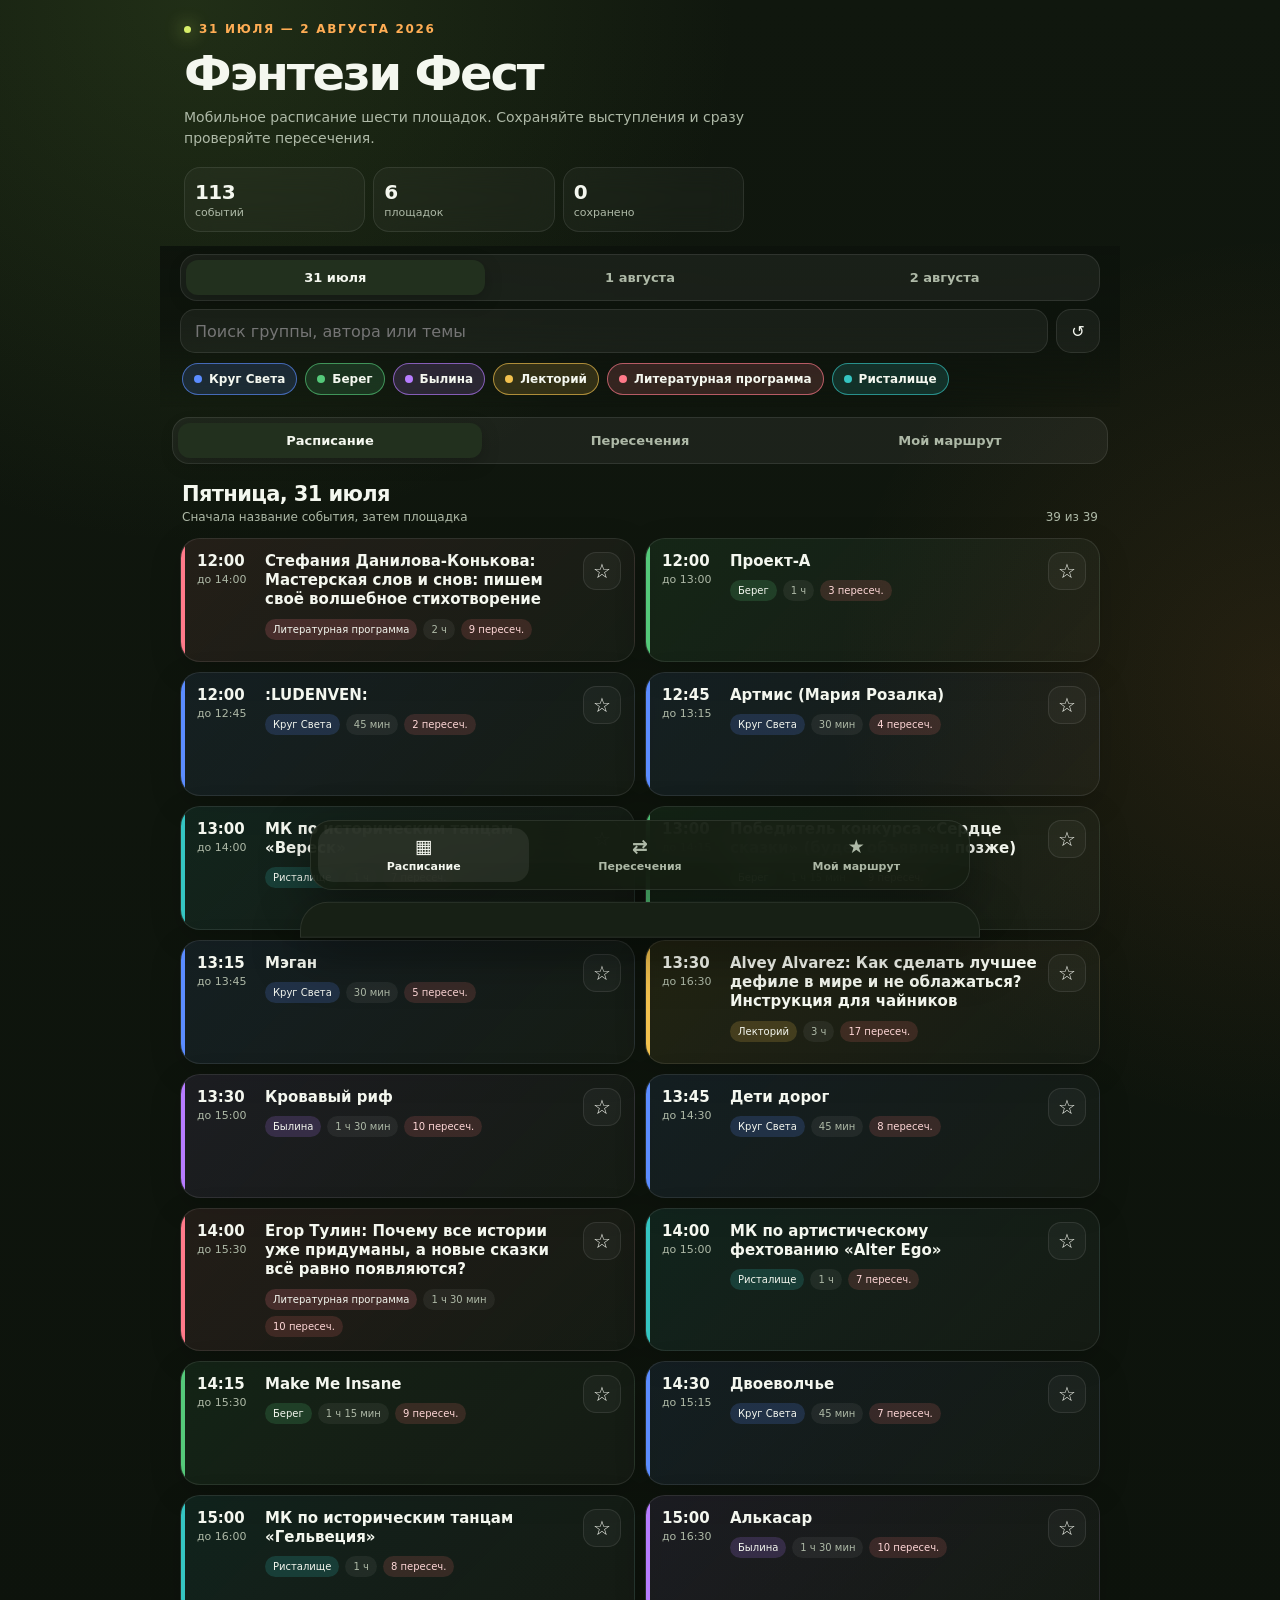
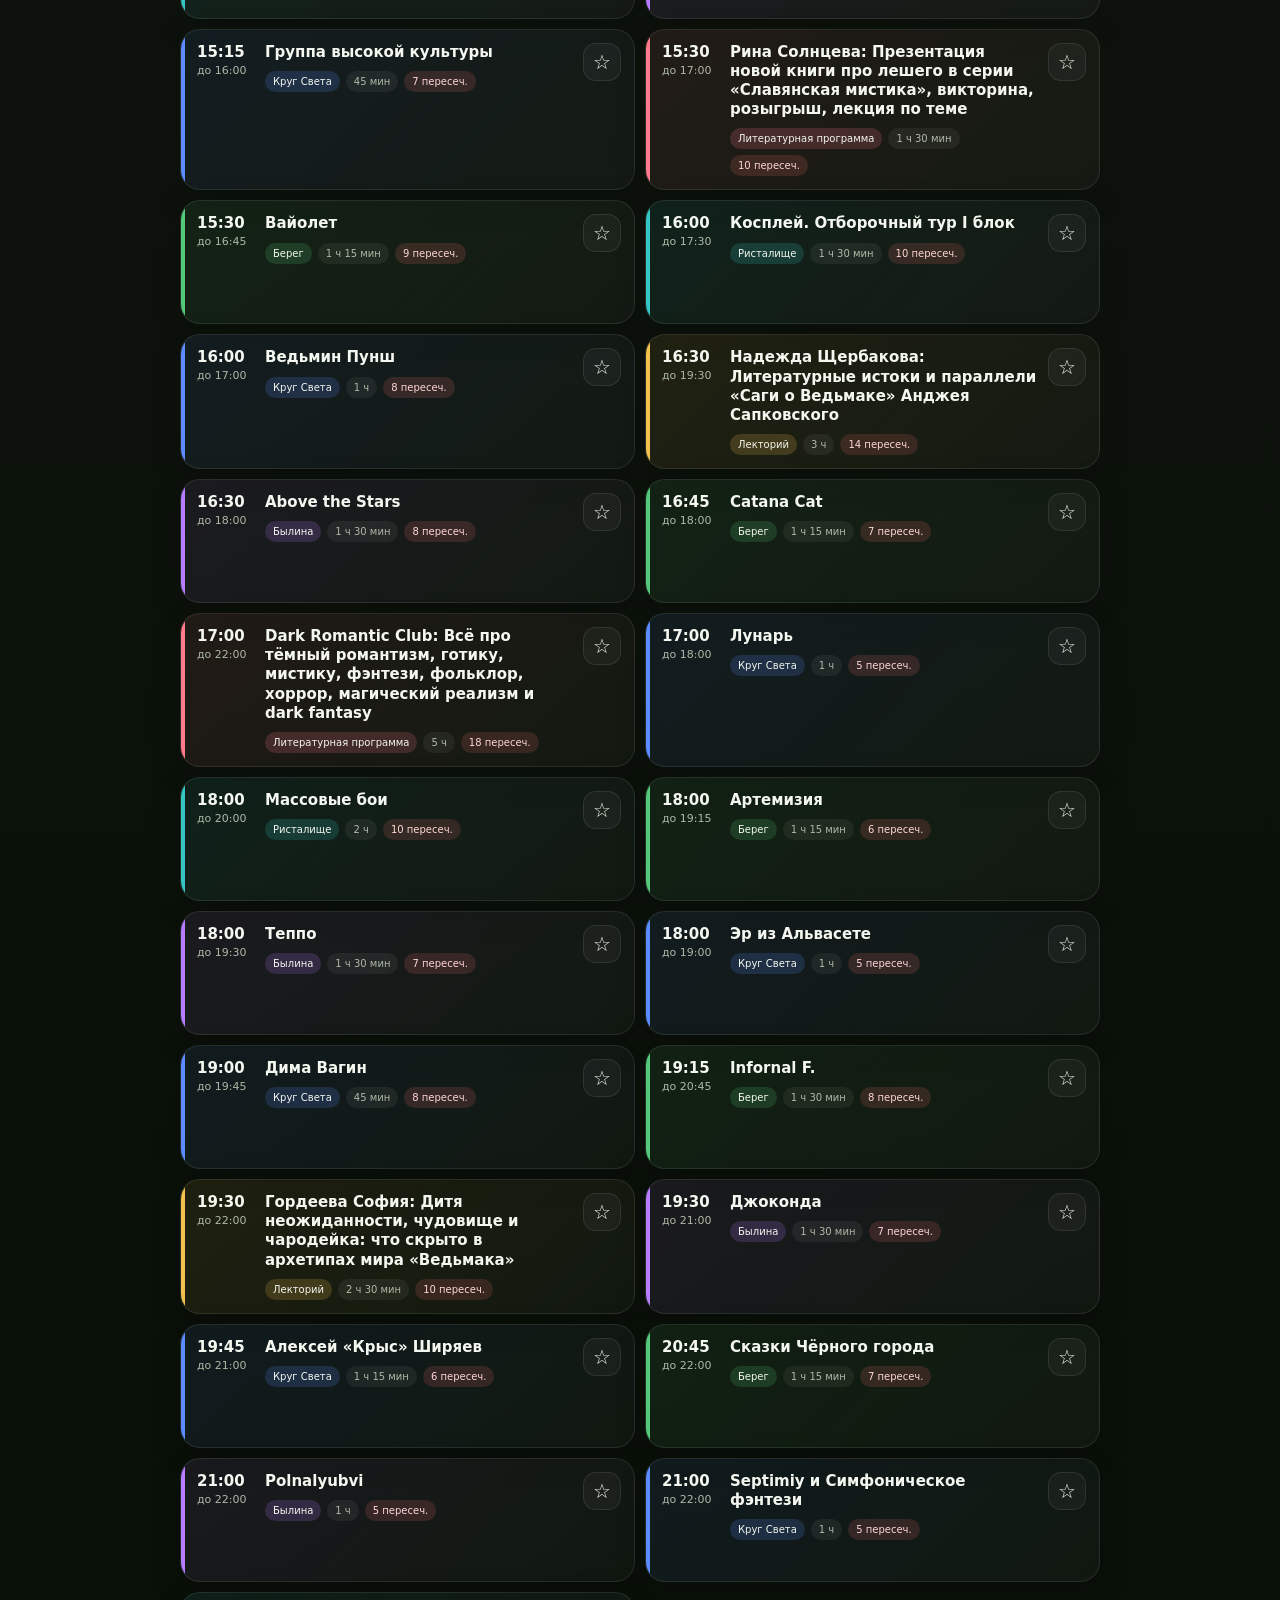
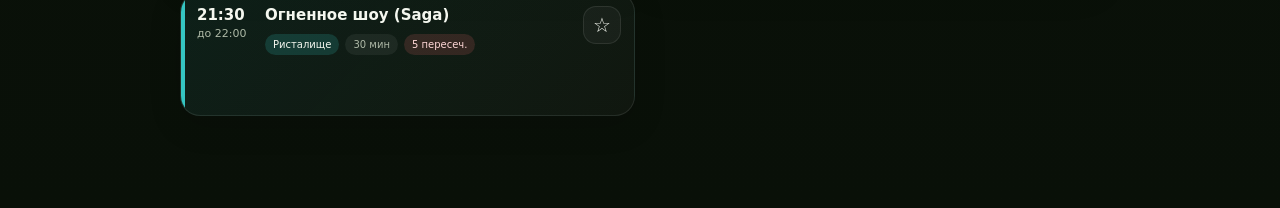
<file: Фэнтези_Фест_2026_мобильное_расписание.html>
<!doctype html>
<html lang="ru">
<head>
  <meta charset="utf-8">
  <meta name="viewport" content="width=device-width,initial-scale=1,viewport-fit=cover">
  <meta name="theme-color" content="#10170e">
  <title>Фэнтези Фест 2026 — расписание</title>
  <style>
    :root{
      color-scheme:dark;
      --bg:#0d130c;
      --surface:#141d12;
      --surface-2:#1a2517;
      --surface-3:#22301e;
      --text:#f4f7ef;
      --muted:#aeb9a7;
      --line:rgba(255,255,255,.09);
      --accent:#d7ef69;
      --danger:#ff7070;
      --shadow:0 16px 50px rgba(0,0,0,.36);
      --radius:20px;
    }
    *{box-sizing:border-box}
    html{scroll-behavior:smooth}
    body{
      margin:0;
      min-height:100vh;
      font-family:Inter,ui-sans-serif,system-ui,-apple-system,BlinkMacSystemFont,"Segoe UI",sans-serif;
      background:
        radial-gradient(circle at 15% 0%,rgba(92,130,53,.22),transparent 34rem),
        radial-gradient(circle at 100% 20%,rgba(231,126,48,.10),transparent 28rem),
        linear-gradient(180deg,#10170e 0%,var(--bg) 48%,#091008 100%);
      color:var(--text);
      -webkit-tap-highlight-color:transparent;
    }
    body::before{
      content:"";
      position:fixed;inset:0;pointer-events:none;opacity:.19;
      background-image:
        linear-gradient(135deg,rgba(255,255,255,.035) 25%,transparent 25%),
        linear-gradient(225deg,rgba(255,255,255,.025) 25%,transparent 25%);
      background-size:28px 28px;
      background-position:0 0,14px 14px;
      mask-image:linear-gradient(to bottom,black,transparent 72%);
    }
    button,input{font:inherit}
    button{color:inherit}
    .app{width:min(100%,960px);margin:0 auto;padding-bottom:calc(92px + env(safe-area-inset-bottom))}
    .hero{
      position:relative;
      padding:calc(22px + env(safe-area-inset-top)) 18px 14px;
      overflow:hidden;
    }
    .eyebrow{
      display:flex;align-items:center;gap:8px;
      color:#ffad54;font-size:12px;font-weight:800;letter-spacing:.14em;text-transform:uppercase;
    }
    .eyebrow::before{content:"";width:7px;height:7px;border-radius:50%;background:var(--accent);box-shadow:0 0 18px var(--accent)}
    h1{font-size:clamp(30px,8vw,48px);line-height:.98;margin:14px 0 10px;letter-spacing:-.045em}
    .hero p{margin:0;color:var(--muted);font-size:14px;line-height:1.5;max-width:650px}
    .summary-row{
      display:grid;grid-template-columns:repeat(3,1fr);gap:8px;margin-top:18px;
    }
    .summary-card{
      padding:12px 10px;border:1px solid var(--line);border-radius:16px;
      background:rgba(255,255,255,.035);backdrop-filter:blur(14px);
    }
    .summary-card strong{display:block;font-size:20px;letter-spacing:-.03em}
    .summary-card span{display:block;color:var(--muted);font-size:11px;margin-top:2px}
    .control-shell{
      position:sticky;top:0;z-index:20;
      padding:8px 12px 10px;
      background:linear-gradient(to bottom,rgba(13,19,12,.97),rgba(13,19,12,.88),transparent);
      backdrop-filter:blur(20px);
    }
    .day-tabs,.view-tabs{
      display:grid;grid-template-columns:repeat(3,1fr);gap:6px;
      padding:5px;border-radius:17px;background:rgba(255,255,255,.055);border:1px solid var(--line);
    }
    .day-tab,.view-tab{
      border:0;background:transparent;padding:10px 6px;border-radius:12px;
      color:var(--muted);font-weight:750;font-size:13px;cursor:pointer;
    }
    .day-tab.active,.view-tab.active{background:var(--surface-3);color:var(--text);box-shadow:0 5px 18px rgba(0,0,0,.22)}
    .tools{display:flex;gap:8px;margin-top:8px}
    .search{
      min-width:0;flex:1;height:44px;padding:0 14px;border-radius:15px;
      background:rgba(255,255,255,.05);border:1px solid var(--line);color:var(--text);outline:none;
    }
    .search:focus{border-color:rgba(215,239,105,.6);box-shadow:0 0 0 3px rgba(215,239,105,.10)}
    .icon-btn{
      width:44px;height:44px;display:grid;place-items:center;flex:0 0 auto;
      border:1px solid var(--line);border-radius:15px;background:rgba(255,255,255,.05);cursor:pointer;
    }
    .venue-scroller{
      display:flex;gap:8px;overflow-x:auto;padding:10px 2px 2px;scrollbar-width:none;
    }
    .venue-scroller::-webkit-scrollbar{display:none}
    .venue-chip{
      white-space:nowrap;border:1px solid var(--line);border-radius:999px;padding:8px 11px;
      background:rgba(255,255,255,.035);color:var(--muted);font-size:12px;font-weight:750;cursor:pointer;
      display:flex;align-items:center;gap:7px;
    }
    .venue-chip .dot{width:8px;height:8px;border-radius:50%;background:var(--venue)}
    .venue-chip.active{color:var(--text);border-color:color-mix(in srgb,var(--venue),transparent 35%);background:color-mix(in srgb,var(--venue),transparent 84%)}
    .view-tabs{margin:10px 12px 0;grid-template-columns:repeat(3,1fr)}
    main{padding:14px 12px 0}
    .section-head{
      display:flex;align-items:flex-end;justify-content:space-between;gap:12px;margin:4px 2px 14px;
    }
    .section-head h2{margin:0;font-size:21px;letter-spacing:-.03em}
    .section-head p{margin:4px 0 0;color:var(--muted);font-size:12px}
    .counter{font-size:12px;color:var(--muted);white-space:nowrap}
    .timeline{display:flex;flex-direction:column;gap:10px}
    .event-card{
      --venue:#7f8;
      position:relative;display:grid;grid-template-columns:62px minmax(0,1fr) 40px;gap:11px;
      border:1px solid var(--line);border-radius:var(--radius);padding:13px 11px;
      background:linear-gradient(135deg,color-mix(in srgb,var(--venue),transparent 91%),rgba(255,255,255,.032));
      box-shadow:0 9px 32px rgba(0,0,0,.16);overflow:hidden;cursor:pointer;
    }
    .event-card::before{content:"";position:absolute;inset:0 auto 0 0;width:4px;background:var(--venue)}
    .event-card.has-conflict{border-color:rgba(255,112,112,.65);box-shadow:0 0 0 2px rgba(255,112,112,.10),0 9px 32px rgba(0,0,0,.16)}
    .event-time{padding-left:5px}
    .event-time strong{display:block;font-size:15px}
    .event-time span{display:block;color:var(--muted);font-size:11px;margin-top:3px}
    .event-title{font-weight:800;font-size:15px;line-height:1.28;overflow-wrap:anywhere}
    .event-meta{display:flex;flex-wrap:wrap;gap:6px;margin-top:9px}
    .badge{
      display:inline-flex;align-items:center;gap:6px;max-width:100%;
      border-radius:999px;padding:5px 8px;background:rgba(255,255,255,.06);font-size:10px;color:var(--muted);
    }
    .badge.venue{color:var(--text);background:color-mix(in srgb,var(--venue),transparent 82%)}
    .badge.conflict{color:#ffd7d7;background:rgba(255,112,112,.15)}
    .save-btn{
      align-self:start;width:38px;height:38px;border-radius:13px;border:1px solid var(--line);
      background:rgba(255,255,255,.04);display:grid;place-items:center;cursor:pointer;font-size:20px;
    }
    .save-btn.saved{background:rgba(215,239,105,.16);border-color:rgba(215,239,105,.42);color:var(--accent)}
    .empty{
      padding:32px 18px;border:1px dashed rgba(255,255,255,.14);border-radius:22px;text-align:center;color:var(--muted);
      background:rgba(255,255,255,.025);
    }
    .overlap-block{
      border:1px solid var(--line);border-radius:22px;padding:14px;margin-bottom:12px;background:rgba(255,255,255,.03);
    }
    .overlap-head{display:flex;align-items:center;justify-content:space-between;gap:12px;margin-bottom:10px}
    .overlap-time{font-size:17px;font-weight:850}
    .overlap-count{font-size:11px;color:#ffd7d7;padding:6px 9px;border-radius:999px;background:rgba(255,112,112,.14)}
    .overlap-events{display:flex;flex-direction:column;gap:8px}
    .overlap-mini{
      display:grid;grid-template-columns:8px minmax(0,1fr);gap:10px;align-items:start;
      padding:10px;border-radius:15px;background:rgba(255,255,255,.035);
    }
    .overlap-mini .bar{height:100%;min-height:36px;border-radius:99px;background:var(--venue)}
    .overlap-mini strong{display:block;font-size:13px;line-height:1.3}
    .overlap-mini span{display:block;color:var(--muted);font-size:11px;margin-top:4px}
    .saved-actions{display:flex;gap:8px;margin:0 0 14px}
    .primary-btn,.secondary-btn{
      border:0;border-radius:15px;padding:11px 14px;font-weight:800;cursor:pointer;
    }
    .primary-btn{background:var(--accent);color:#18200e}
    .secondary-btn{background:rgba(255,255,255,.06);color:var(--text);border:1px solid var(--line)}
    .bottom-nav{
      position:fixed;z-index:30;left:50%;bottom:max(10px,env(safe-area-inset-bottom));
      transform:translateX(-50%);width:min(calc(100% - 20px),660px);
      border:1px solid var(--line);border-radius:22px;padding:7px;
      background:rgba(21,30,18,.91);backdrop-filter:blur(22px);box-shadow:var(--shadow);
      display:grid;grid-template-columns:repeat(3,1fr);gap:5px;
    }
    .bottom-nav button{
      border:0;border-radius:15px;background:transparent;color:var(--muted);padding:9px 6px;font-size:11px;font-weight:800;cursor:pointer;
    }
    .bottom-nav button span{display:block;font-size:19px;line-height:1;margin-bottom:4px}
    .bottom-nav button.active{background:rgba(255,255,255,.075);color:var(--text)}
    .sheet-backdrop{
      position:fixed;inset:0;z-index:50;background:rgba(0,0,0,.62);opacity:0;pointer-events:none;transition:.2s;
    }
    .sheet{
      position:fixed;z-index:51;left:50%;bottom:0;transform:translate(-50%,105%);
      width:min(100%,680px);border-radius:28px 28px 0 0;padding:10px 18px calc(24px + env(safe-area-inset-bottom));
      background:#172015;border:1px solid var(--line);box-shadow:var(--shadow);transition:.24s ease;
    }
    .sheet.open{transform:translate(-50%,0)}
    .sheet-backdrop.open{opacity:1;pointer-events:auto}
    .grabber{width:42px;height:5px;border-radius:99px;background:rgba(255,255,255,.2);margin:0 auto 18px}
    .sheet-label{display:inline-block;font-size:11px;font-weight:800;border-radius:999px;padding:6px 9px;margin-bottom:12px}
    .sheet h3{margin:0;font-size:23px;line-height:1.16;letter-spacing:-.035em}
    .sheet-info{display:grid;grid-template-columns:1fr 1fr;gap:8px;margin:18px 0}
    .sheet-info div{padding:11px;border-radius:15px;background:rgba(255,255,255,.045)}
    .sheet-info span{display:block;color:var(--muted);font-size:10px}
    .sheet-info strong{display:block;margin-top:4px;font-size:13px}
    .sheet .primary-btn{width:100%}
    .toast{
      position:fixed;z-index:80;left:50%;bottom:100px;transform:translate(-50%,16px);
      opacity:0;pointer-events:none;padding:10px 14px;border-radius:14px;background:#edf6dd;color:#16200f;
      font-size:12px;font-weight:800;transition:.2s;box-shadow:var(--shadow);white-space:nowrap;
    }
    .toast.show{opacity:1;transform:translate(-50%,0)}
    @media (min-width:760px){
      .hero{padding-left:24px;padding-right:24px}
      .control-shell{padding-left:20px;padding-right:20px}
      main{padding-left:20px;padding-right:20px}
      .timeline{display:grid;grid-template-columns:1fr 1fr}
      .event-card{min-height:124px}
      .overlap-events{display:grid;grid-template-columns:1fr 1fr}
      .summary-row{width:560px}
    }
    @media (prefers-reduced-motion:reduce){*{scroll-behavior:auto!important;transition:none!important}}
  </style>
</head>
<body>
<div class="app">
  <header class="hero">
    <div class="eyebrow">31 июля — 2 августа 2026</div>
    <h1>Фэнтези Фест</h1>
    <p>Мобильное расписание шести площадок. Сохраняйте выступления и сразу проверяйте пересечения.</p>
    <div class="summary-row">
      <div class="summary-card"><strong id="totalStat">113</strong><span>событий</span></div>
      <div class="summary-card"><strong>6</strong><span>площадок</span></div>
      <div class="summary-card"><strong id="savedStat">0</strong><span>сохранено</span></div>
    </div>
  </header>

  <section class="control-shell">
    <div class="day-tabs" id="dayTabs"></div>
    <div class="tools">
      <input class="search" id="searchInput" type="search" placeholder="Поиск группы, автора или темы">
      <button class="icon-btn" id="clearBtn" aria-label="Сбросить фильтры" title="Сбросить фильтры">↺</button>
    </div>
    <div class="venue-scroller" id="venueFilters"></div>
  </section>

  <div class="view-tabs" id="viewTabs">
    <button class="view-tab active" data-view="schedule">Расписание</button>
    <button class="view-tab" data-view="overlaps">Пересечения</button>
    <button class="view-tab" data-view="saved">Мой маршрут</button>
  </div>

  <main id="main"></main>
</div>

<nav class="bottom-nav">
  <button class="active" data-view="schedule"><span>▦</span>Расписание</button>
  <button data-view="overlaps"><span>⇄</span>Пересечения</button>
  <button data-view="saved"><span>★</span>Мой маршрут</button>
</nav>

<div class="sheet-backdrop" id="sheetBackdrop"></div>
<aside class="sheet" id="sheet" aria-modal="true" role="dialog"></aside>
<div class="toast" id="toast"></div>

<script>
const EVENTS = [{"id":"b6db0342-043b-5fc3-8331-0cb749749018@fantasyfest2026.local","title":"Стефания Данилова-Конькова: Мастерская слов и снов: пишем своё волшебное стихотворение","venue":"Литературная программа","start":"2026-07-31T12:00:00","end":"2026-07-31T14:00:00","day":"2026-07-31"},{"id":"1e24604b-9444-5dd5-8cb9-94bca24ebd71@fantasyfest2026.local","title":"Проект-А","venue":"Сцена «Берег»","start":"2026-07-31T12:00:00","end":"2026-07-31T13:00:00","day":"2026-07-31"},{"id":"d4bb5604-2397-5e76-b3ca-fc84f3f48de8@fantasyfest2026.local","title":":LUDENVEN:","venue":"Сцена «Круг Света»","start":"2026-07-31T12:00:00","end":"2026-07-31T12:45:00","day":"2026-07-31"},{"id":"d96ee63c-1cb6-525f-b7fb-baa56e3a7240@fantasyfest2026.local","title":"Артмис (Мария Розалка)","venue":"Сцена «Круг Света»","start":"2026-07-31T12:45:00","end":"2026-07-31T13:15:00","day":"2026-07-31"},{"id":"fa4022ec-2303-58b0-becc-c59de49ad0fd@fantasyfest2026.local","title":"МК по историческим танцам «Вереск»","venue":"Ристалище","start":"2026-07-31T13:00:00","end":"2026-07-31T14:00:00","day":"2026-07-31"},{"id":"1eb7d21e-2e36-55f4-a4cc-1eb3eb5d9140@fantasyfest2026.local","title":"Победитель конкурса «Сердце сказки» (будет объявлен позже)","venue":"Сцена «Берег»","start":"2026-07-31T13:00:00","end":"2026-07-31T14:15:00","day":"2026-07-31"},{"id":"c9aa5d85-9886-5ad0-a63a-9e71f200728f@fantasyfest2026.local","title":"Мэган","venue":"Сцена «Круг Света»","start":"2026-07-31T13:15:00","end":"2026-07-31T13:45:00","day":"2026-07-31"},{"id":"8bea802b-30ee-5e94-b5ec-f56e26e3e774@fantasyfest2026.local","title":"Alvey Alvarez: Как сделать лучшее дефиле в мире и не облажаться? Инструкция для чайников","venue":"Лекторий","start":"2026-07-31T13:30:00","end":"2026-07-31T16:30:00","day":"2026-07-31"},{"id":"f0d754c6-3372-585b-a70b-becd1ae2e48a@fantasyfest2026.local","title":"Кровавый риф","venue":"Сцена «Былина»","start":"2026-07-31T13:30:00","end":"2026-07-31T15:00:00","day":"2026-07-31"},{"id":"706c193c-4c16-5a75-9d57-204d934e47aa@fantasyfest2026.local","title":"Дети дорог","venue":"Сцена «Круг Света»","start":"2026-07-31T13:45:00","end":"2026-07-31T14:30:00","day":"2026-07-31"},{"id":"1b865ddf-7aac-5f16-9ccd-26a3d9362d51@fantasyfest2026.local","title":"Егор Тулин: Почему все истории уже придуманы, а новые сказки всё равно появляются?","venue":"Литературная программа","start":"2026-07-31T14:00:00","end":"2026-07-31T15:30:00","day":"2026-07-31"},{"id":"0b5d13f6-569e-51fc-b796-976481f05f94@fantasyfest2026.local","title":"МК по артистическому фехтованию «Alter Ego»","venue":"Ристалище","start":"2026-07-31T14:00:00","end":"2026-07-31T15:00:00","day":"2026-07-31"},{"id":"5d63868f-4daf-5b20-b4ee-84ec373afa23@fantasyfest2026.local","title":"Make Me Insane","venue":"Сцена «Берег»","start":"2026-07-31T14:15:00","end":"2026-07-31T15:30:00","day":"2026-07-31"},{"id":"04371ab7-9414-5cf5-8289-ed90dd2393c2@fantasyfest2026.local","title":"Двоеволчье","venue":"Сцена «Круг Света»","start":"2026-07-31T14:30:00","end":"2026-07-31T15:15:00","day":"2026-07-31"},{"id":"66c90e6c-8d63-5d1d-b2e7-74e53101febe@fantasyfest2026.local","title":"МК по историческим танцам «Гельвеция»","venue":"Ристалище","start":"2026-07-31T15:00:00","end":"2026-07-31T16:00:00","day":"2026-07-31"},{"id":"7dc43781-75b5-5cef-80d0-869b2b70e26c@fantasyfest2026.local","title":"Алькасар","venue":"Сцена «Былина»","start":"2026-07-31T15:00:00","end":"2026-07-31T16:30:00","day":"2026-07-31"},{"id":"e85650c5-02c7-5713-92b1-53dfe5510b90@fantasyfest2026.local","title":"Группа высокой культуры","venue":"Сцена «Круг Света»","start":"2026-07-31T15:15:00","end":"2026-07-31T16:00:00","day":"2026-07-31"},{"id":"a27a6d81-b527-5c26-baa8-093ea702e331@fantasyfest2026.local","title":"Рина Солнцева: Презентация новой книги про лешего в серии «Славянская мистика», викторина, розыгрыш, лекция по теме","venue":"Литературная программа","start":"2026-07-31T15:30:00","end":"2026-07-31T17:00:00","day":"2026-07-31"},{"id":"850e5ab9-5d4a-5c21-9875-0d4ec2b24e6c@fantasyfest2026.local","title":"Вайолет","venue":"Сцена «Берег»","start":"2026-07-31T15:30:00","end":"2026-07-31T16:45:00","day":"2026-07-31"},{"id":"ad6ccaed-e258-579a-8837-bc8baaaa3432@fantasyfest2026.local","title":"Косплей. Отборочный тур I блок","venue":"Ристалище","start":"2026-07-31T16:00:00","end":"2026-07-31T17:30:00","day":"2026-07-31"},{"id":"149bfdfb-af9d-5a76-930a-629fefcff2f3@fantasyfest2026.local","title":"Ведьмин Пунш","venue":"Сцена «Круг Света»","start":"2026-07-31T16:00:00","end":"2026-07-31T17:00:00","day":"2026-07-31"},{"id":"50f41717-5a45-5699-8394-7d935130b843@fantasyfest2026.local","title":"Надежда Щербакова: Литературные истоки и параллели «Саги о Ведьмаке» Анджея Сапковского","venue":"Лекторий","start":"2026-07-31T16:30:00","end":"2026-07-31T19:30:00","day":"2026-07-31"},{"id":"aed07076-5e68-5bb3-9b6d-7dfe4f55291c@fantasyfest2026.local","title":"Above the Stars","venue":"Сцена «Былина»","start":"2026-07-31T16:30:00","end":"2026-07-31T18:00:00","day":"2026-07-31"},{"id":"d0a060ee-f4ab-5444-80e8-d3c8e7cbe426@fantasyfest2026.local","title":"Catana Cat","venue":"Сцена «Берег»","start":"2026-07-31T16:45:00","end":"2026-07-31T18:00:00","day":"2026-07-31"},{"id":"222640de-6872-57b3-a47f-9de939b781e6@fantasyfest2026.local","title":"Dark Romantic Club: Всё про тёмный романтизм, готику, мистику, фэнтези, фольклор, хоррор, магический реализм и dark fantasy","venue":"Литературная программа","start":"2026-07-31T17:00:00","end":"2026-07-31T22:00:00","day":"2026-07-31"},{"id":"df734a42-5cbb-56a2-ae78-7ecd7b5dfbb2@fantasyfest2026.local","title":"Лунарь","venue":"Сцена «Круг Света»","start":"2026-07-31T17:00:00","end":"2026-07-31T18:00:00","day":"2026-07-31"},{"id":"2cda2654-a570-52e1-ab5f-3fe09b68fed8@fantasyfest2026.local","title":"Массовые бои","venue":"Ристалище","start":"2026-07-31T18:00:00","end":"2026-07-31T20:00:00","day":"2026-07-31"},{"id":"93d202c5-7b18-5855-93d2-a6b9c590c5a2@fantasyfest2026.local","title":"Артемизия","venue":"Сцена «Берег»","start":"2026-07-31T18:00:00","end":"2026-07-31T19:15:00","day":"2026-07-31"},{"id":"5ea21603-0c06-59b1-8aac-50af6cf5e79c@fantasyfest2026.local","title":"Теппо","venue":"Сцена «Былина»","start":"2026-07-31T18:00:00","end":"2026-07-31T19:30:00","day":"2026-07-31"},{"id":"2ab5a65e-8988-5f48-bb90-77d80f6902ed@fantasyfest2026.local","title":"Эр из Альвасете","venue":"Сцена «Круг Света»","start":"2026-07-31T18:00:00","end":"2026-07-31T19:00:00","day":"2026-07-31"},{"id":"ace6d3ea-d021-5965-8a5b-60de7aa176ca@fantasyfest2026.local","title":"Дима Вагин","venue":"Сцена «Круг Света»","start":"2026-07-31T19:00:00","end":"2026-07-31T19:45:00","day":"2026-07-31"},{"id":"da453c4e-0b6c-506e-b66b-ff8146acc716@fantasyfest2026.local","title":"Infornal F.","venue":"Сцена «Берег»","start":"2026-07-31T19:15:00","end":"2026-07-31T20:45:00","day":"2026-07-31"},{"id":"786bb0b3-601d-56b6-94a2-e3085c94a6f0@fantasyfest2026.local","title":"Гордеева София: Дитя неожиданности, чудовище и чародейка: что скрыто в архетипах мира «Ведьмака»","venue":"Лекторий","start":"2026-07-31T19:30:00","end":"2026-07-31T22:00:00","day":"2026-07-31"},{"id":"ed93c35e-2978-5db0-af99-9a724bcfa893@fantasyfest2026.local","title":"Джоконда","venue":"Сцена «Былина»","start":"2026-07-31T19:30:00","end":"2026-07-31T21:00:00","day":"2026-07-31"},{"id":"2095d71f-44b3-52e5-9eb4-47f5a35255fe@fantasyfest2026.local","title":"Алексей «Крыс» Ширяев","venue":"Сцена «Круг Света»","start":"2026-07-31T19:45:00","end":"2026-07-31T21:00:00","day":"2026-07-31"},{"id":"da152a53-636c-51d5-8fa0-9866591de990@fantasyfest2026.local","title":"Сказки Чёрного города","venue":"Сцена «Берег»","start":"2026-07-31T20:45:00","end":"2026-07-31T22:00:00","day":"2026-07-31"},{"id":"6b42c625-93a1-52d1-a667-380d2521ee25@fantasyfest2026.local","title":"Polnalyubvi","venue":"Сцена «Былина»","start":"2026-07-31T21:00:00","end":"2026-07-31T22:00:00","day":"2026-07-31"},{"id":"89d84734-f1cb-52b5-8892-e039b70217c5@fantasyfest2026.local","title":"Septimiy и Симфоническое фэнтези","venue":"Сцена «Круг Света»","start":"2026-07-31T21:00:00","end":"2026-07-31T22:00:00","day":"2026-07-31"},{"id":"9f0b43ad-d87e-5240-aa6f-8f14c794b357@fantasyfest2026.local","title":"Огненное шоу (Saga)","venue":"Ристалище","start":"2026-07-31T21:30:00","end":"2026-07-31T22:00:00","day":"2026-07-31"},{"id":"957798ba-4a2d-5f57-8c34-df342869c84d@fantasyfest2026.local","title":"Екатерина Милованова: Магия стойкого грима: создаём сказочные образы, которые продержатся весь день","venue":"Лекторий","start":"2026-08-01T12:00:00","end":"2026-08-01T14:30:00","day":"2026-08-01"},{"id":"1eb89d87-7da3-5720-851d-d366444dc4b6@fantasyfest2026.local","title":"Юлия Архарова: Автор азиатского, приключенческого и романтического фэнтези: какого русскому автору писать азиатское фэнтези?","venue":"Литературная программа","start":"2026-08-01T12:00:00","end":"2026-08-01T13:00:00","day":"2026-08-01"},{"id":"6ade6480-56cc-57aa-8173-3626b7d2650a@fantasyfest2026.local","title":"МК по историческим танцам «Гельвеция»","venue":"Ристалище","start":"2026-08-01T12:00:00","end":"2026-08-01T13:00:00","day":"2026-08-01"},{"id":"efbfed26-6c2b-54dd-a9ff-217d1d35e5c0@fantasyfest2026.local","title":"Агидель","venue":"Сцена «Берег»","start":"2026-08-01T12:00:00","end":"2026-08-01T13:00:00","day":"2026-08-01"},{"id":"9da0d87d-af42-5593-b333-c1e8d4c37279@fantasyfest2026.local","title":"Rosslyn Chapel","venue":"Сцена «Круг Света»","start":"2026-08-01T12:30:00","end":"2026-08-01T13:30:00","day":"2026-08-01"},{"id":"937f0398-dfbd-5721-8ff9-236d89765355@fantasyfest2026.local","title":"Анна Попова: Интересное про самые разные истории: мистика, вампиры, антиутопия, приключенческое фэнтези и молодёжные романы","venue":"Литературная программа","start":"2026-08-01T13:00:00","end":"2026-08-01T15:00:00","day":"2026-08-01"},{"id":"0678960d-3853-551f-bfd9-b3840a1aa96f@fantasyfest2026.local","title":"Косплей. Отборочный тур II блок. Открывает программу номер команды «Alter Ego»","venue":"Ристалище","start":"2026-08-01T13:00:00","end":"2026-08-01T15:00:00","day":"2026-08-01"},{"id":"57ff26cb-573c-57c9-aad3-06a69d83194b@fantasyfest2026.local","title":"Maleficium Arungquilta","venue":"Сцена «Берег»","start":"2026-08-01T13:00:00","end":"2026-08-01T14:15:00","day":"2026-08-01"},{"id":"d14b2856-6a2b-546b-bc43-91c885d269bd@fantasyfest2026.local","title":"Марко Поло","venue":"Сцена «Былина»","start":"2026-08-01T13:00:00","end":"2026-08-01T14:30:00","day":"2026-08-01"},{"id":"b6d8a1cd-26dc-536f-ac90-d1aaabfb4aa4@fantasyfest2026.local","title":"Белогорье","venue":"Сцена «Круг Света»","start":"2026-08-01T13:30:00","end":"2026-08-01T14:45:00","day":"2026-08-01"},{"id":"1226a5fe-b5d9-5c1b-8bdd-4ed6fa4501ad@fantasyfest2026.local","title":"Павел Пиковский","venue":"Сцена «Берег»","start":"2026-08-01T14:15:00","end":"2026-08-01T15:30:00","day":"2026-08-01"},{"id":"1d1a02e8-373c-5575-8185-8ed3b2a4a6b2@fantasyfest2026.local","title":"Копцев Алексей: Что русскому хорошо, то немцу — Spielanleitungdurchlesen — Pflichtverordnung: культурные различия в восприятии видеоигр в разных странах","venue":"Лекторий","start":"2026-08-01T14:30:00","end":"2026-08-01T16:00:00","day":"2026-08-01"},{"id":"d0726737-953f-5286-9692-5a8a9fcf1ef6@fantasyfest2026.local","title":"Канцлер Ги & Bregan D'Ert","venue":"Сцена «Былина»","start":"2026-08-01T14:30:00","end":"2026-08-01T16:00:00","day":"2026-08-01"},{"id":"a6365839-f3cb-58df-be76-0a741b70081e@fantasyfest2026.local","title":"Felidae","venue":"Сцена «Круг Света»","start":"2026-08-01T14:45:00","end":"2026-08-01T16:00:00","day":"2026-08-01"},{"id":"d77833fd-2031-5a46-ba92-2a72a8887a40@fantasyfest2026.local","title":"Лилия Белая: Презентация книги «По воле чародея» и розыгрыш мерча","venue":"Литературная программа","start":"2026-08-01T15:00:00","end":"2026-08-01T16:30:00","day":"2026-08-01"},{"id":"5d475ec2-f623-5043-b6ef-6ee2328caaf5@fantasyfest2026.local","title":"МК по историческим танцам «Вереск»","venue":"Ристалище","start":"2026-08-01T15:00:00","end":"2026-08-01T16:00:00","day":"2026-08-01"},{"id":"9b8d903c-8df8-5898-b2fd-9ad55f1882c8@fantasyfest2026.local","title":"Ростислав Чебыкин и «4т-Бэнд»","venue":"Сцена «Берег»","start":"2026-08-01T15:30:00","end":"2026-08-01T16:50:00","day":"2026-08-01"},{"id":"21978c4a-e938-5242-bc2b-9a765aa32f35@fantasyfest2026.local","title":"Давид Батищев: От Тиамат до Смауга: три тысячи лет истории драконов","venue":"Лекторий","start":"2026-08-01T16:00:00","end":"2026-08-01T17:30:00","day":"2026-08-01"},{"id":"0a5f5fb4-c912-5b71-ae1b-83759a4a99b9@fantasyfest2026.local","title":"Косплей. Отборочный тур III блок. Открывает программу номер команды «Alter Ego»","venue":"Ристалище","start":"2026-08-01T16:00:00","end":"2026-08-01T17:30:00","day":"2026-08-01"},{"id":"98913a2e-8483-555f-8974-d0483fa29e10@fantasyfest2026.local","title":"Norma Tale","venue":"Сцена «Былина»","start":"2026-08-01T16:00:00","end":"2026-08-01T17:30:00","day":"2026-08-01"},{"id":"d1d1cf4a-4e86-504d-b78e-7cb81e75954a@fantasyfest2026.local","title":"Шекспир","venue":"Сцена «Круг Света»","start":"2026-08-01T16:00:00","end":"2026-08-01T17:15:00","day":"2026-08-01"},{"id":"80b3d3fe-6455-57d1-9b9a-1d93b192738a@fantasyfest2026.local","title":"Дмитрий Овсянников: Презентация новой книги юмористической поэзии «Вижу рифмы. Стихи для детей старше 18-ти»","venue":"Литературная программа","start":"2026-08-01T16:30:00","end":"2026-08-01T17:30:00","day":"2026-08-01"},{"id":"78f76972-1a38-558d-8e78-3a7b5c897810@fantasyfest2026.local","title":"Misha Mar","venue":"Сцена «Берег»","start":"2026-08-01T16:50:00","end":"2026-08-01T18:10:00","day":"2026-08-01"},{"id":"a1f1441c-a8ec-5afd-b099-326999d7faa0@fantasyfest2026.local","title":"Хельга Алирин","venue":"Сцена «Круг Света»","start":"2026-08-01T17:15:00","end":"2026-08-01T18:30:00","day":"2026-08-01"},{"id":"e9435184-0a6a-513b-a12b-c5606d69074d@fantasyfest2026.local","title":"Чистякова Татьяна: «Сказки, которые читают люди. Люди, которые читают сказки»","venue":"Лекторий","start":"2026-08-01T17:30:00","end":"2026-08-01T19:00:00","day":"2026-08-01"},{"id":"e9838d81-c0e8-5db3-a4fe-20b1ecef60f0@fantasyfest2026.local","title":"Dark Romantic Club: Надежда Петрушина, Мария Доманицкая, Рина Солнцева, Artheni Erno, Константин Скурат","venue":"Литературная программа","start":"2026-08-01T17:30:00","end":"2026-08-01T22:00:00","day":"2026-08-01"},{"id":"9c99a915-0b45-5871-bbe1-2d15185af0c8@fantasyfest2026.local","title":"МК по артистическому фехтованию «Alter Ego»","venue":"Ристалище","start":"2026-08-01T17:30:00","end":"2026-08-01T18:20:00","day":"2026-08-01"},{"id":"fdbfa8c6-be60-536b-a5df-c8f2f4b28c48@fantasyfest2026.local","title":"Grottesque","venue":"Сцена «Былина»","start":"2026-08-01T17:30:00","end":"2026-08-01T19:00:00","day":"2026-08-01"},{"id":"1dab92a0-cb22-5460-bdf0-7fb9428f5872@fantasyfest2026.local","title":"Lithium","venue":"Сцена «Берег»","start":"2026-08-01T18:10:00","end":"2026-08-01T19:30:00","day":"2026-08-01"},{"id":"fdf01ed0-967e-5fac-9be4-13735c4e61e8@fantasyfest2026.local","title":"Массовые бои","venue":"Ристалище","start":"2026-08-01T18:20:00","end":"2026-08-01T19:50:00","day":"2026-08-01"},{"id":"c0d579d3-2f75-5bbc-9c80-68739fc8c5fc@fantasyfest2026.local","title":"Дэн Назгул и Nazgul Band","venue":"Сцена «Круг Света»","start":"2026-08-01T18:30:00","end":"2026-08-01T19:45:00","day":"2026-08-01"},{"id":"e727f5b7-c005-5a38-aa07-96ab61f84561@fantasyfest2026.local","title":"Сергей Хоббит: Нынешнее состояние дел во вселенной Warhammer 40000","venue":"Лекторий","start":"2026-08-01T19:00:00","end":"2026-08-01T20:30:00","day":"2026-08-01"},{"id":"d6edfd19-ff78-58c3-a4d5-1be770caa00f@fantasyfest2026.local","title":"Nagart","venue":"Сцена «Былина»","start":"2026-08-01T19:00:00","end":"2026-08-01T21:00:00","day":"2026-08-01"},{"id":"4824e55a-072a-524e-8afe-00fbae2daa67@fantasyfest2026.local","title":"Witchcraft","venue":"Сцена «Берег»","start":"2026-08-01T19:30:00","end":"2026-08-01T20:45:00","day":"2026-08-01"},{"id":"56fb83e9-abf8-5084-8cff-1fbc1cb371f7@fantasyfest2026.local","title":"Bee Celtic","venue":"Сцена «Круг Света»","start":"2026-08-01T19:45:00","end":"2026-08-01T21:00:00","day":"2026-08-01"},{"id":"75c5bd50-9076-5687-84da-aaf6a9536b22@fantasyfest2026.local","title":"Фролкина Анастасия: Кошмары викторианской Англии, до сих пор пугающие нас","venue":"Лекторий","start":"2026-08-01T20:30:00","end":"2026-08-01T22:00:00","day":"2026-08-01"},{"id":"0f8ff3cc-6c14-5ef9-96bd-db8c2e286b7d@fantasyfest2026.local","title":"Фестиваль фаерщиков «Вечер огня»","venue":"Ристалище","start":"2026-08-01T20:30:00","end":"2026-08-01T22:00:00","day":"2026-08-01"},{"id":"a1b8724e-c47c-5be3-896e-807b8299ccff@fantasyfest2026.local","title":"El Mental","venue":"Сцена «Берег»","start":"2026-08-01T20:45:00","end":"2026-08-01T22:00:00","day":"2026-08-01"},{"id":"ae7cbfcb-a953-5d18-a15e-d8f876406cac@fantasyfest2026.local","title":"Catharsis","venue":"Сцена «Былина»","start":"2026-08-01T21:00:00","end":"2026-08-01T22:00:00","day":"2026-08-01"},{"id":"02462fe4-0c6e-5e12-83bb-9f87cfb5d4ef@fantasyfest2026.local","title":"Nick Sax","venue":"Сцена «Круг Света»","start":"2026-08-01T21:00:00","end":"2026-08-01T22:00:00","day":"2026-08-01"},{"id":"5de5af87-dcb0-5c7b-8e2e-4bd8adf3e453@fantasyfest2026.local","title":"Dark Romantic Club: Всё про тёмный романтизм, готику, мистику, фэнтези, фольклор, хоррор, магический реализм и dark fantasy","venue":"Литературная программа","start":"2026-08-02T11:00:00","end":"2026-08-02T13:00:00","day":"2026-08-02"},{"id":"1a83dbd3-9bb1-5373-ab5c-02f4d72d7047@fantasyfest2026.local","title":"МК по историческим танцам «Вереск»","venue":"Ристалище","start":"2026-08-02T12:00:00","end":"2026-08-02T13:00:00","day":"2026-08-02"},{"id":"39fc0592-8628-501a-ab8b-38a1f1b7185c@fantasyfest2026.local","title":"Сергей Хоббит и Instruktor","venue":"Сцена «Берег»","start":"2026-08-02T12:00:00","end":"2026-08-02T13:00:00","day":"2026-08-02"},{"id":"3a388ee8-a2d0-5340-ae3d-8a3e941d799e@fantasyfest2026.local","title":"Чемодан Гризли","venue":"Сцена «Круг Света»","start":"2026-08-02T12:15:00","end":"2026-08-02T13:30:00","day":"2026-08-02"},{"id":"2d8b66f5-f927-5b2f-82d3-2efbd7689f39@fantasyfest2026.local","title":"Екатерина Кожевникова: Славянское фэнтези «Сказ о Яре и Чернаве» и «Мёд Полыни»","venue":"Литературная программа","start":"2026-08-02T13:00:00","end":"2026-08-02T15:00:00","day":"2026-08-02"},{"id":"11c14f3b-7805-565d-b631-cbc012f91259@fantasyfest2026.local","title":"Косплей. Финал","venue":"Ристалище","start":"2026-08-02T13:00:00","end":"2026-08-02T14:00:00","day":"2026-08-02"},{"id":"5fa4ff61-aa7e-55d5-8925-cddf8a2ca963@fantasyfest2026.local","title":"Из метро","venue":"Сцена «Берег»","start":"2026-08-02T13:00:00","end":"2026-08-02T14:15:00","day":"2026-08-02"},{"id":"de70e439-6b7d-5bec-b682-a9992be305c9@fantasyfest2026.local","title":"Арктида","venue":"Сцена «Былина»","start":"2026-08-02T13:30:00","end":"2026-08-02T15:00:00","day":"2026-08-02"},{"id":"4d670bf0-ccef-5e13-b055-010ae4ef33fd@fantasyfest2026.local","title":"Sonikella","venue":"Сцена «Круг Света»","start":"2026-08-02T13:30:00","end":"2026-08-02T14:45:00","day":"2026-08-02"},{"id":"ae5ed2bb-5e12-5b8c-b33f-583a2b27f714@fantasyfest2026.local","title":"МК по историческим танцам «Гельвеция»","venue":"Ристалище","start":"2026-08-02T14:00:00","end":"2026-08-02T15:00:00","day":"2026-08-02"},{"id":"ffd29d24-71df-5004-a507-bb2784c408e6@fantasyfest2026.local","title":"Ветер воды","venue":"Сцена «Берег»","start":"2026-08-02T14:15:00","end":"2026-08-02T15:30:00","day":"2026-08-02"},{"id":"6c530dfd-da11-59de-a500-5accb96fc6ff@fantasyfest2026.local","title":"Ярослав Баричко: Изображая волшебные миры: визуальные коды и главные художники фэнтези-арта","venue":"Лекторий","start":"2026-08-02T14:30:00","end":"2026-08-02T16:00:00","day":"2026-08-02"},{"id":"d11f8e85-788f-58c1-986f-ac4b35c7a2b8@fantasyfest2026.local","title":"Кайлех","venue":"Сцена «Круг Света»","start":"2026-08-02T14:45:00","end":"2026-08-02T16:00:00","day":"2026-08-02"},{"id":"c8c382aa-9444-547b-8c5b-70535578e983@fantasyfest2026.local","title":"Ника Батхен: Презентация новой книги сказок про феечек","venue":"Литературная программа","start":"2026-08-02T15:00:00","end":"2026-08-02T22:00:00","day":"2026-08-02"},{"id":"6a62ac6a-5fd5-5767-a83f-9af3dae9b4bb@fantasyfest2026.local","title":"МК по артистическому фехтованию «Alter Ego»","venue":"Ристалище","start":"2026-08-02T15:00:00","end":"2026-08-02T16:00:00","day":"2026-08-02"},{"id":"c35911b2-afed-521b-954e-deb8134f41e5@fantasyfest2026.local","title":"Uncle Pecos","venue":"Сцена «Былина»","start":"2026-08-02T15:00:00","end":"2026-08-02T16:30:00","day":"2026-08-02"},{"id":"4790090f-5d2e-503a-b728-87594c681d72@fantasyfest2026.local","title":"Стрела Морфея","venue":"Сцена «Берег»","start":"2026-08-02T15:30:00","end":"2026-08-02T16:45:00","day":"2026-08-02"},{"id":"4e300c9a-3c0b-57f3-9759-f8b7311141c2@fantasyfest2026.local","title":"Куршакова Ольга: Карелия: традиции, обряды, праздники, магия","venue":"Лекторий","start":"2026-08-02T16:00:00","end":"2026-08-02T17:30:00","day":"2026-08-02"},{"id":"1d40e3f3-d254-592c-9f8e-8147cab0badb@fantasyfest2026.local","title":"Косплей. Награждение","venue":"Ристалище","start":"2026-08-02T16:00:00","end":"2026-08-02T17:00:00","day":"2026-08-02"},{"id":"c0bd9467-fac5-507c-be08-a12ce27d61f3@fantasyfest2026.local","title":"Emberwood","venue":"Сцена «Круг Света»","start":"2026-08-02T16:00:00","end":"2026-08-02T17:15:00","day":"2026-08-02"},{"id":"0f51afbb-e685-5455-9c7b-471d970c0781@fantasyfest2026.local","title":"Ai Mori","venue":"Сцена «Былина»","start":"2026-08-02T16:30:00","end":"2026-08-02T18:00:00","day":"2026-08-02"},{"id":"78b89518-8426-5f4d-ab99-20b28f55ce4a@fantasyfest2026.local","title":"Симтрин","venue":"Сцена «Берег»","start":"2026-08-02T16:45:00","end":"2026-08-02T18:00:00","day":"2026-08-02"},{"id":"feacb6fc-885a-58c8-b1c9-e51b0871fc5a@fantasyfest2026.local","title":"Массовые бои","venue":"Ристалище","start":"2026-08-02T17:00:00","end":"2026-08-02T22:00:00","day":"2026-08-02"},{"id":"1da7dff5-12d3-5b41-b1f6-d472159c6be7@fantasyfest2026.local","title":"Shedda","venue":"Сцена «Круг Света»","start":"2026-08-02T17:15:00","end":"2026-08-02T18:30:00","day":"2026-08-02"},{"id":"ddda5cc9-dea0-5299-9dcc-1026de3bf4d4@fantasyfest2026.local","title":"Гордеева София: Что скрыто в кольце? Архетип власти, искушения и жертвы в мире Толкина","venue":"Лекторий","start":"2026-08-02T17:30:00","end":"2026-08-02T22:00:00","day":"2026-08-02"},{"id":"ecb54ad2-5137-589a-871e-c9ecee2375a2@fantasyfest2026.local","title":"Москвитин","venue":"Сцена «Берег»","start":"2026-08-02T18:00:00","end":"2026-08-02T19:15:00","day":"2026-08-02"},{"id":"cbc2d254-08a5-59a8-872f-7fbf5a445969@fantasyfest2026.local","title":"Тролль гнёт ель","venue":"Сцена «Былина»","start":"2026-08-02T18:00:00","end":"2026-08-02T19:30:00","day":"2026-08-02"},{"id":"a9007be6-1b5a-5b6e-9349-610bbb6f35fa@fantasyfest2026.local","title":"V Стихий","venue":"Сцена «Круг Света»","start":"2026-08-02T18:30:00","end":"2026-08-02T19:45:00","day":"2026-08-02"},{"id":"16b54385-b052-5d12-bce7-1b1e9ebfc3f3@fantasyfest2026.local","title":"Amalgama","venue":"Сцена «Берег»","start":"2026-08-02T19:15:00","end":"2026-08-02T20:45:00","day":"2026-08-02"},{"id":"a57fcb2e-1a95-5c89-a741-5a5f3e6cbca2@fantasyfest2026.local","title":"Fun Mode","venue":"Сцена «Былина»","start":"2026-08-02T19:30:00","end":"2026-08-02T21:00:00","day":"2026-08-02"},{"id":"8e3389f7-ae95-5b3c-9849-32ea2b6853a1@fantasyfest2026.local","title":"Terratomorf","venue":"Сцена «Круг Света»","start":"2026-08-02T19:45:00","end":"2026-08-02T21:00:00","day":"2026-08-02"},{"id":"bdf32e6f-d582-5460-b7b9-755d58fdc2e2@fantasyfest2026.local","title":"Digimortal","venue":"Сцена «Берег»","start":"2026-08-02T20:45:00","end":"2026-08-02T22:00:00","day":"2026-08-02"},{"id":"f845216b-489f-54d6-b2de-e510f404473a@fantasyfest2026.local","title":"Эпидемия","venue":"Сцена «Былина»","start":"2026-08-02T21:00:00","end":"2026-08-02T22:00:00","day":"2026-08-02"},{"id":"5e99ce69-d334-51d2-b261-0c5dff5f893b@fantasyfest2026.local","title":"Мечтатель","venue":"Сцена «Круг Света»","start":"2026-08-02T21:00:00","end":"2026-08-02T22:00:00","day":"2026-08-02"}];
const VENUE_COLORS = {"Сцена «Круг Света»": "#5B8CFF", "Сцена «Берег»": "#55C97A", "Сцена «Былина»": "#B77CFF", "Лекторий": "#F2C14E", "Литературная программа": "#FF7A8A", "Ристалище": "#35C5C2"};
const VENUE_ORDER = ["Сцена «Круг Света»", "Сцена «Берег»", "Сцена «Былина»", "Лекторий", "Литературная программа", "Ристалище"];
const DAYS = [
  {id:"2026-07-31",short:"31 июля",long:"Пятница, 31 июля"},
  {id:"2026-08-01",short:"1 августа",long:"Суббота, 1 августа"},
  {id:"2026-08-02",short:"2 августа",long:"Воскресенье, 2 августа"}
];

const state = {
  day:DAYS[0].id,
  view:"schedule",
  venues:new Set(VENUE_ORDER),
  query:"",
  saved:new Set(JSON.parse(localStorage.getItem("ff26-saved") || "[]"))
};

const $ = s => document.querySelector(s);
const main = $("#main");
const dayTabs = $("#dayTabs");
const venueFilters = $("#venueFilters");
const searchInput = $("#searchInput");
const sheet = $("#sheet");
const sheetBackdrop = $("#sheetBackdrop");
const toast = $("#toast");

function minutes(iso){
  const d=new Date(iso);
  return d.getHours()*60+d.getMinutes();
}
function fmtTime(iso){
  return new Date(iso).toLocaleTimeString("ru-RU",{hour:"2-digit",minute:"2-digit"});
}
function duration(event){
  const n=(new Date(event.end)-new Date(event.start))/60000;
  const h=Math.floor(n/60),m=n%60;
  return h ? `${h} ч${m?` ${m} мин`:""}` : `${m} мин`;
}
function esc(s){
  return String(s).replace(/[&<>"']/g,c=>({"&":"&amp;","<":"&lt;",">":"&gt;",'"':"&quot;","'":"&#39;"}[c]));
}
function color(venue){ return VENUE_COLORS[venue] || "#999"; }
function shortVenue(venue){
  return venue.replace("Сцена ","").replaceAll("«","").replaceAll("»","");
}
function visibleBase(){
  const q=state.query.trim().toLocaleLowerCase("ru");
  return EVENTS.filter(e=>
    e.day===state.day &&
    state.venues.has(e.venue) &&
    (!q || `${e.title} ${e.venue}`.toLocaleLowerCase("ru").includes(q))
  );
}
function allDayEvents(){
  return EVENTS.filter(e=>e.day===state.day);
}
function overlaps(a,b){
  return new Date(a.start)<new Date(b.end) && new Date(b.start)<new Date(a.end);
}
function conflictCount(event, pool=allDayEvents()){
  return pool.filter(other=>other.id!==event.id && overlaps(event,other)).length;
}
function selectedConflicts(){
  const selected=EVENTS.filter(e=>state.saved.has(e.id));
  const ids=new Set();
  for(let i=0;i<selected.length;i++) for(let j=i+1;j<selected.length;j++){
    if(selected[i].day===selected[j].day && overlaps(selected[i],selected[j])){
      ids.add(selected[i].id);ids.add(selected[j].id);
    }
  }
  return ids;
}
function eventCard(e, selectedConflictIds=new Set()){
  const n=conflictCount(e);
  const saved=state.saved.has(e.id);
  return `
    <article class="event-card ${selectedConflictIds.has(e.id)?"has-conflict":""}" style="--venue:${color(e.venue)}" data-event="${esc(e.id)}">
      <div class="event-time"><strong>${fmtTime(e.start)}</strong><span>до ${fmtTime(e.end)}</span></div>
      <div>
        <div class="event-title">${esc(e.title)}</div>
        <div class="event-meta">
          <span class="badge venue">${esc(shortVenue(e.venue))}</span>
          <span class="badge">${duration(e)}</span>
          ${n?`<span class="badge conflict">${n} пересеч.</span>`:""}
        </div>
      </div>
      <button class="save-btn ${saved?"saved":""}" data-save="${esc(e.id)}" aria-label="${saved?"Убрать из маршрута":"Сохранить в маршрут"}">${saved?"★":"☆"}</button>
    </article>`;
}
function renderDays(){
  dayTabs.innerHTML=DAYS.map(d=>`<button class="day-tab ${state.day===d.id?"active":""}" data-day="${d.id}">${d.short}</button>`).join("");
}
function renderVenues(){
  venueFilters.innerHTML=VENUE_ORDER.map(v=>`
    <button class="venue-chip ${state.venues.has(v)?"active":""}" data-venue="${esc(v)}" style="--venue:${color(v)}">
      <span class="dot"></span>${esc(shortVenue(v))}
    </button>`).join("");
}
function syncViewButtons(){
  document.querySelectorAll("[data-view]").forEach(b=>b.classList.toggle("active",b.dataset.view===state.view));
}
function renderSchedule(){
  const data=visibleBase();
  const day=DAYS.find(d=>d.id===state.day);
  main.innerHTML=`
    <div class="section-head">
      <div><h2>${day.long}</h2><p>Сначала название события, затем площадка</p></div>
      <div class="counter">${data.length} из ${allDayEvents().length}</div>
    </div>
    <div class="timeline">${data.length?data.map(e=>eventCard(e)).join(""):`<div class="empty">По выбранным фильтрам событий нет.</div>`}</div>`;
}
function overlapSlices(events){
  const points=[...new Set(events.flatMap(e=>[minutes(e.start),minutes(e.end)]))].sort((a,b)=>a-b);
  const slices=[];
  for(let i=0;i<points.length-1;i++){
    const start=points[i],end=points[i+1];
    const active=events.filter(e=>minutes(e.start)<end && minutes(e.end)>start);
    if(active.length>1){
      const key=active.map(e=>e.id).sort().join("|");
      const prev=slices.at(-1);
      if(prev && prev.key===key && prev.end===start) prev.end=end;
      else slices.push({start,end,active,key});
    }
  }
  return slices;
}
function hm(mins){return `${String(Math.floor(mins/60)).padStart(2,"0")}:${String(mins%60).padStart(2,"0")}`}
function renderOverlaps(){
  const data=visibleBase();
  const slices=overlapSlices(data);
  main.innerHTML=`
    <div class="section-head">
      <div><h2>Одновременные события</h2><p>Точные интервалы, когда идут два события и более</p></div>
      <div class="counter">${slices.length} интервалов</div>
    </div>
    ${slices.length?slices.map(s=>`
      <section class="overlap-block">
        <div class="overlap-head">
          <div class="overlap-time">${hm(s.start)}–${hm(s.end)}</div>
          <div class="overlap-count">${s.active.length} одновременно</div>
        </div>
        <div class="overlap-events">
          ${s.active.map(e=>`
            <div class="overlap-mini" style="--venue:${color(e.venue)}" data-event="${esc(e.id)}">
              <div class="bar"></div>
              <div><strong>${esc(e.title)}</strong><span>${esc(shortVenue(e.venue))} · ${fmtTime(e.start)}–${fmtTime(e.end)}</span></div>
            </div>`).join("")}
        </div>
      </section>`).join(""):`<div class="empty">Для выбранных площадок пересечений нет.</div>`}`;
}
function renderSaved(){
  const selected=EVENTS.filter(e=>state.saved.has(e.id)).sort((a,b)=>a.start.localeCompare(b.start));
  const conflicts=selectedConflicts();
  $("#savedStat").textContent=selected.length;
  main.innerHTML=`
    <div class="section-head">
      <div><h2>Мой маршрут</h2><p>${conflicts.size?`Конфликтуют ${conflicts.size} сохранённых событий`:"Пересечений среди выбранного нет"}</p></div>
      <div class="counter">${selected.length} сохранено</div>
    </div>
    ${selected.length?`
      <div class="saved-actions">
        <button class="primary-btn" id="downloadIcs">Скачать мой маршрут</button>
        <button class="secondary-btn" id="clearSaved">Очистить</button>
      </div>
      ${DAYS.map(d=>{
        const items=selected.filter(e=>e.day===d.id);
        return items.length?`<section style="margin-bottom:20px"><div class="section-head"><div><h2 style="font-size:17px">${d.long}</h2></div><div class="counter">${items.length}</div></div><div class="timeline">${items.map(e=>eventCard(e,conflicts)).join("")}</div></section>`:"";
      }).join("")}
    `:`<div class="empty">Нажмите ☆ у события, чтобы собрать личный маршрут и проверить пересечения.</div>`}`;
}
function render(){
  renderDays();renderVenues();syncViewButtons();
  if(state.view==="schedule")renderSchedule();
  if(state.view==="overlaps")renderOverlaps();
  if(state.view==="saved")renderSaved();
  $("#savedStat").textContent=state.saved.size;
}
function saveState(){
  localStorage.setItem("ff26-saved",JSON.stringify([...state.saved]));
}
function notify(text){
  toast.textContent=text;toast.classList.add("show");
  clearTimeout(notify.t);notify.t=setTimeout(()=>toast.classList.remove("show"),1500);
}
function toggleSave(id){
  if(state.saved.has(id)){state.saved.delete(id);notify("Удалено из маршрута")}
  else{state.saved.add(id);notify("Добавлено в маршрут")}
  saveState();render();
}
function showEvent(id){
  const e=EVENTS.find(x=>x.id===id);if(!e)return;
  const n=conflictCount(e);
  sheet.innerHTML=`
    <div class="grabber"></div>
    <span class="sheet-label" style="color:${color(e.venue)};background:color-mix(in srgb,${color(e.venue)},transparent 84%)">${esc(e.venue)}</span>
    <h3>${esc(e.title)}</h3>
    <div class="sheet-info">
      <div><span>Время</span><strong>${fmtTime(e.start)}–${fmtTime(e.end)}</strong></div>
      <div><span>Продолжительность</span><strong>${duration(e)}</strong></div>
      <div><span>Дата</span><strong>${DAYS.find(d=>d.id===e.day).short}</strong></div>
      <div><span>Пересечения</span><strong>${n?`${n} событий`:"Нет"}</strong></div>
    </div>
    <button class="primary-btn" data-save="${esc(e.id)}">${state.saved.has(e.id)?"Убрать из маршрута":"Добавить в маршрут"}</button>`;
  sheet.classList.add("open");sheetBackdrop.classList.add("open");
}
function closeSheet(){sheet.classList.remove("open");sheetBackdrop.classList.remove("open")}
function downloadSelectedIcs(){
  const selected=EVENTS.filter(e=>state.saved.has(e.id)).sort((a,b)=>a.start.localeCompare(b.start));
  const pad=n=>String(n).padStart(2,"0");
  const dt=iso=>{const d=new Date(iso);return `${d.getFullYear()}${pad(d.getMonth()+1)}${pad(d.getDate())}T${pad(d.getHours())}${pad(d.getMinutes())}00`};
  const ie=s=>s.replaceAll("\\","\\\\").replaceAll("\n","\\n").replaceAll(",","\\,").replaceAll(";","\\;");
  let ics=["BEGIN:VCALENDAR","VERSION:2.0","CALSCALE:GREGORIAN","PRODID:-//Fantasy Fest Route//RU","X-WR-CALNAME:Мой маршрут — Фэнтези Фест 2026","X-WR-TIMEZONE:Europe/Moscow"];
  selected.forEach(e=>ics.push("BEGIN:VEVENT",`UID:${e.id}`,`DTSTART;TZID=Europe/Moscow:${dt(e.start)}`,`DTEND;TZID=Europe/Moscow:${dt(e.end)}`,`SUMMARY:${ie(e.title+" — "+e.venue)}`,`LOCATION:${ie(e.venue)}`,"END:VEVENT"));
  ics.push("END:VCALENDAR");
  const blob=new Blob([ics.join("\r\n")],{type:"text/calendar;charset=utf-8"});
  const a=document.createElement("a");a.href=URL.createObjectURL(blob);a.download="Мой_маршрут_Фэнтези_Фест_2026.ics";a.click();URL.revokeObjectURL(a.href);
}
document.addEventListener("click",e=>{
  const day=e.target.closest("[data-day]");if(day){state.day=day.dataset.day;render();return}
  const view=e.target.closest("[data-view]");if(view){state.view=view.dataset.view;render();window.scrollTo({top:0,behavior:"smooth"});return}
  const venue=e.target.closest("[data-venue]");if(venue){
    const v=venue.dataset.venue;state.venues.has(v)?state.venues.delete(v):state.venues.add(v);render();return
  }
  const save=e.target.closest("[data-save]");if(save){e.stopPropagation();toggleSave(save.dataset.save);closeSheet();return}
  const card=e.target.closest("[data-event]");if(card){showEvent(card.dataset.event);return}
  if(e.target.id==="downloadIcs"){downloadSelectedIcs();return}
  if(e.target.id==="clearSaved"){state.saved.clear();saveState();render();notify("Маршрут очищен")}
});
searchInput.addEventListener("input",e=>{state.query=e.target.value;render()});
$("#clearBtn").addEventListener("click",()=>{state.query="";searchInput.value="";state.venues=new Set(VENUE_ORDER);render()});
sheetBackdrop.addEventListener("click",closeSheet);
document.addEventListener("keydown",e=>{if(e.key==="Escape")closeSheet()});
render();
</script>
</body>
</html>
</file>
